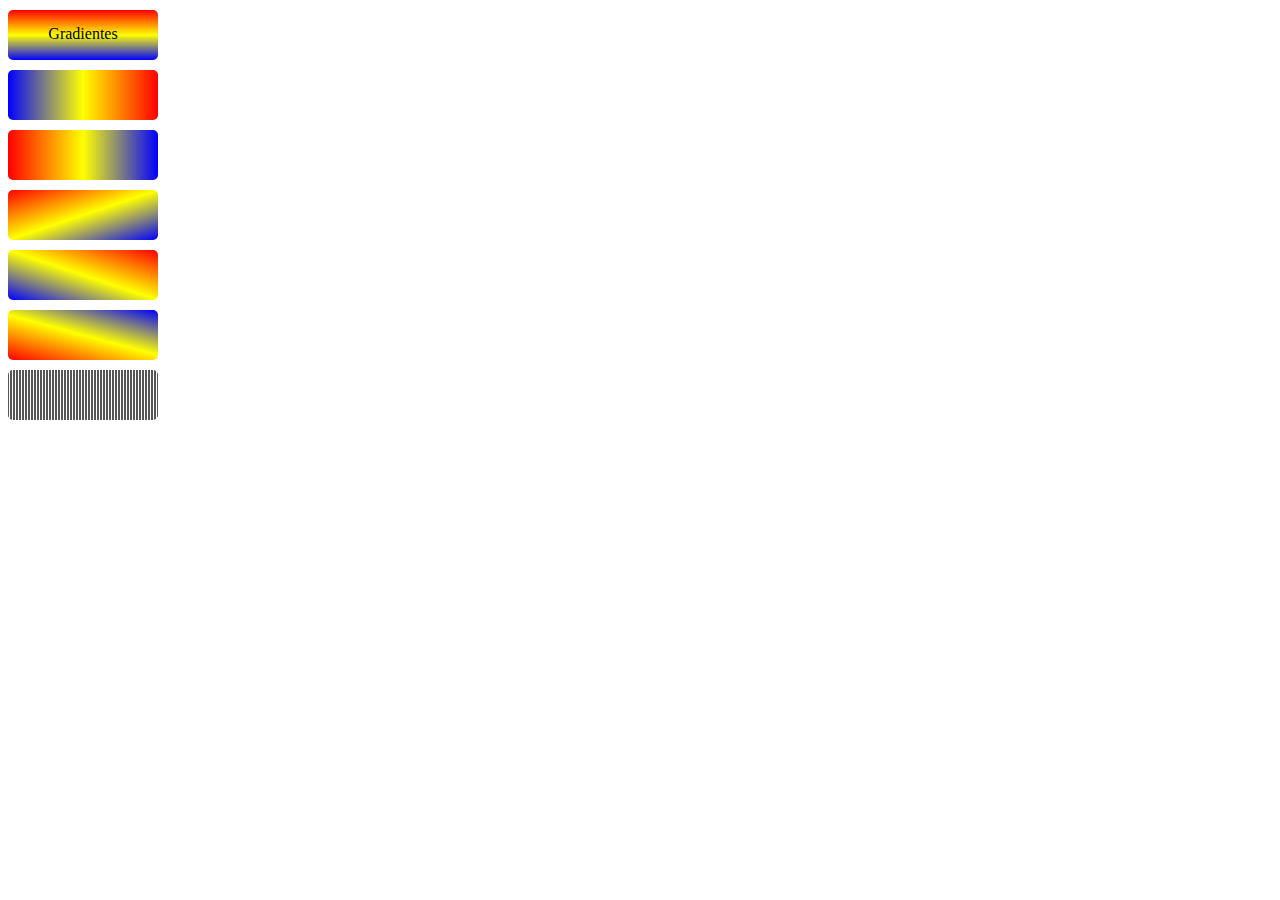
<file: gradientes/index.html>
<!DOCTYPE html>
<html lang="es">
    <head>
        <meta charset="UTF-8">
        <title>Gradientes</title>
        <link rel="stylesheet" href="css/gradientes.css">

    </head>
    <body>
        <article id="uno"><span class="texto">Gradientes</span></article>
        <article id="dos"></article>
        <article id="tres"></article>
        <article id="cuatro"></article>
        <article id="cinco"></article>
        <article id="seis"></article>
        <article id="siete"></article>
    </body>
</html>
</file>
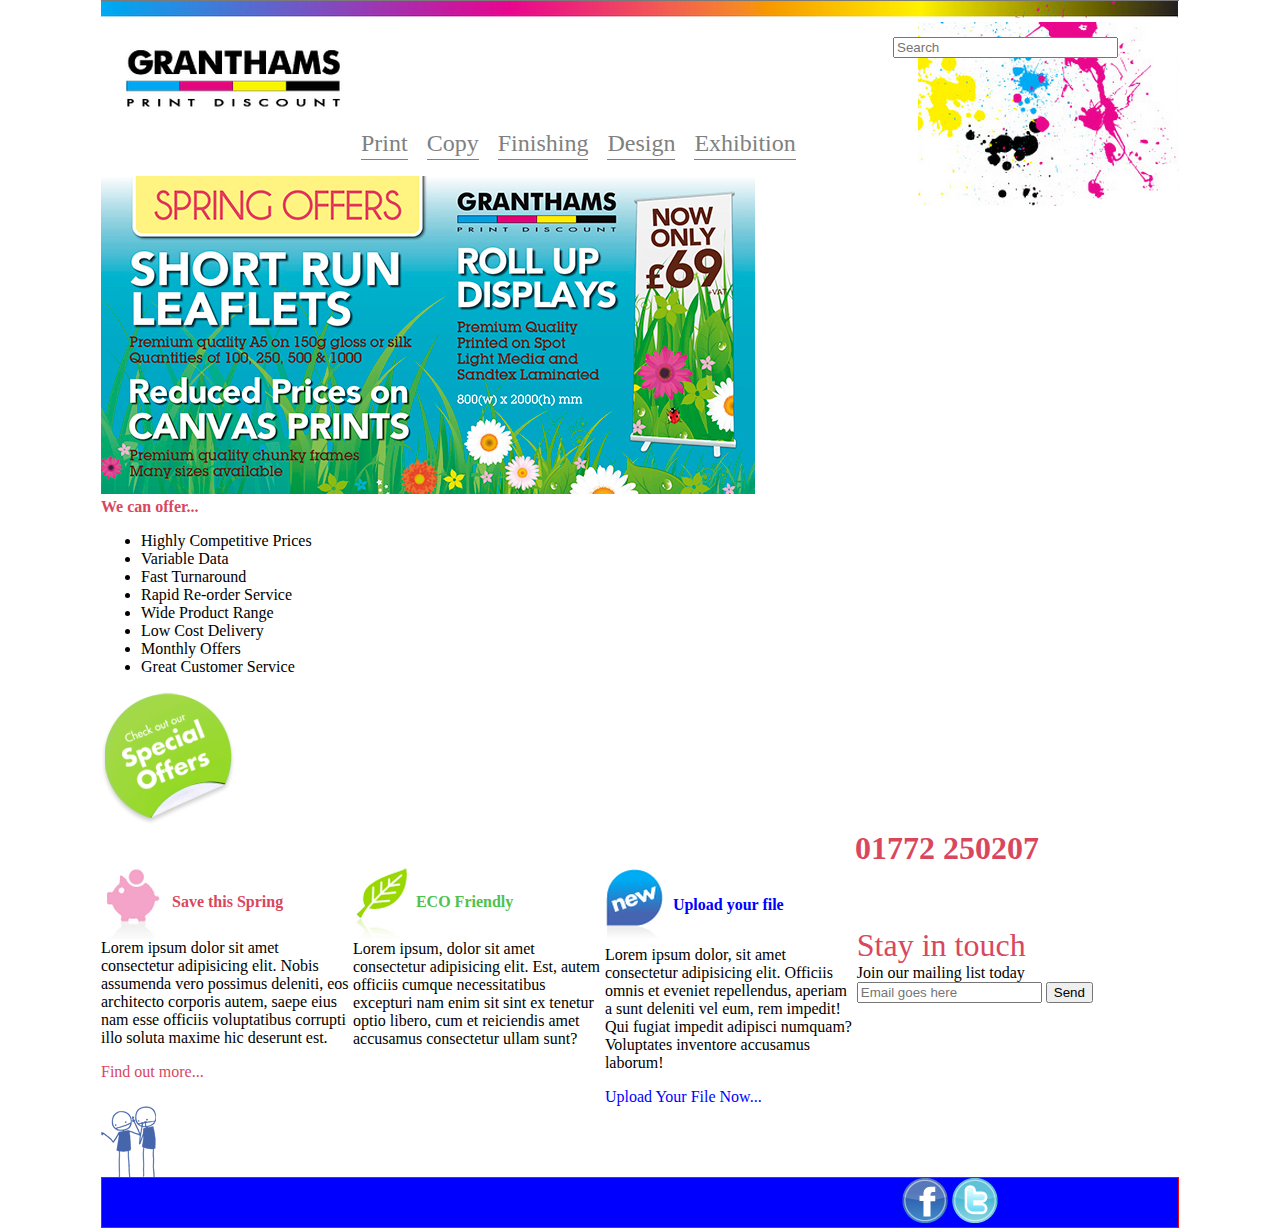
<file: practica02_css/index.html>
<!DOCTYPE html>
<html lang="es">
<head>
    <meta charset="UTF-8">
    <meta name="viewport" content="width=device-width, initial-scale=1.0">
    <title>Práctica 02 CSS</title>
    <link rel="stylesheet" href="css/estilos.css">
</head>
<body>
    <header>
        <img src="img/banner.png" alt="Linea">
        <img src="img/granthams.png" id="granthams" alt="Granthams">
        <img src="img/paint.png" id="paint" alt="Pintura">
        <input type="search" placeholder="Search" size="25">
        <nav>
            <ul>
                <li>Print</li>
                <li>Copy</li>
                <li>Finishing</li>
                <li>Design</li>
                <li>Exhibition</li>
            </ul>
        </nav>
    </header>
    <section id="primerseccion">
        <article id="sec01art01">
            <img src="img/slide.jpg" alt="Slide">
        </article>
        <article id="sec01art02">
            <span class="letragrande colorrosa nito">We can offer...</span> 
            <ul>
                <li>Highly Competitive Prices</li>
                <li>Variable Data</li>
                <li>Fast Turnaround</li>
                <li>Rapid Re-order Service</li>
                <li>Wide Product Range</li>
                <li>Low Cost Delivery</li>
                <li>Monthly Offers</li>
                <li>Great Customer Service</li>
            </ul>
        </article>
        <img src="img/bg_offer.png" id="bgoffer" alt="Ofertas">
    </section>
    <section id="segundaseccion">
        <article>
            <span class="letramediana colorrosa nito">01772 250207</span> 
        </article>
    </section>
    <section id="terceraseccion">
        <article>
            <img src="img/cerdito.png" alt="Cerdito"> <span class="colorrosa nito">Save this Spring</span> 
            <br>
            Lorem ipsum dolor sit amet consectetur adipisicing elit. Nobis assumenda vero possimus deleniti, eos architecto corporis autem, saepe eius nam esse officiis voluptatibus corrupti illo soluta maxime hic deserunt est.
            <p></p>
            <span class="colorrosa">Find out more... </span>    
        </article>    
        <article>
            <img src="img/hoja.png" alt="Hoja"> <span class="colorverde nito">ECO Friendly</span> 
            <br>
            Lorem ipsum, dolor sit amet consectetur adipisicing elit. Est, autem officiis cumque necessitatibus excepturi nam enim sit sint ex tenetur optio libero, cum et reiciendis amet accusamus consectetur ullam sunt?
        </article>
        <article>
            <img src="img/new.png" alt="New"> <span class="colorazul nito">Upload your file</span> 
            <br>
            Lorem ipsum dolor, sit amet consectetur adipisicing elit. Officiis omnis et eveniet repellendus, aperiam a sunt deleniti vel eum, rem impedit! Qui fugiat impedit adipisci numquam? Voluptates inventore accusamus laborum!
            <p></p>
            <span class="colorazul">Upload Your File Now...</span> 
        </article>
        <article id="secc03art04">
            <span class="colorrosa letramediana">Stay in touch</span> 
            <br>
            Join our mailing list today
            <input type="email" placeholder="Email goes here">
            <input type="button" value="Send">
        </article>
        <article id="secc03art05">
            <img src="img/image-right.png" id="monitos" alt="Socials">
        </article>
    </section>
    <footer>
        <img src="img/icon_facebook.png" id="redes" alt="Facebook">
        <img src="img/icon_twitter.png" id="redes" alt="Twitter">
    </footer>
</body>
</html>
</file>
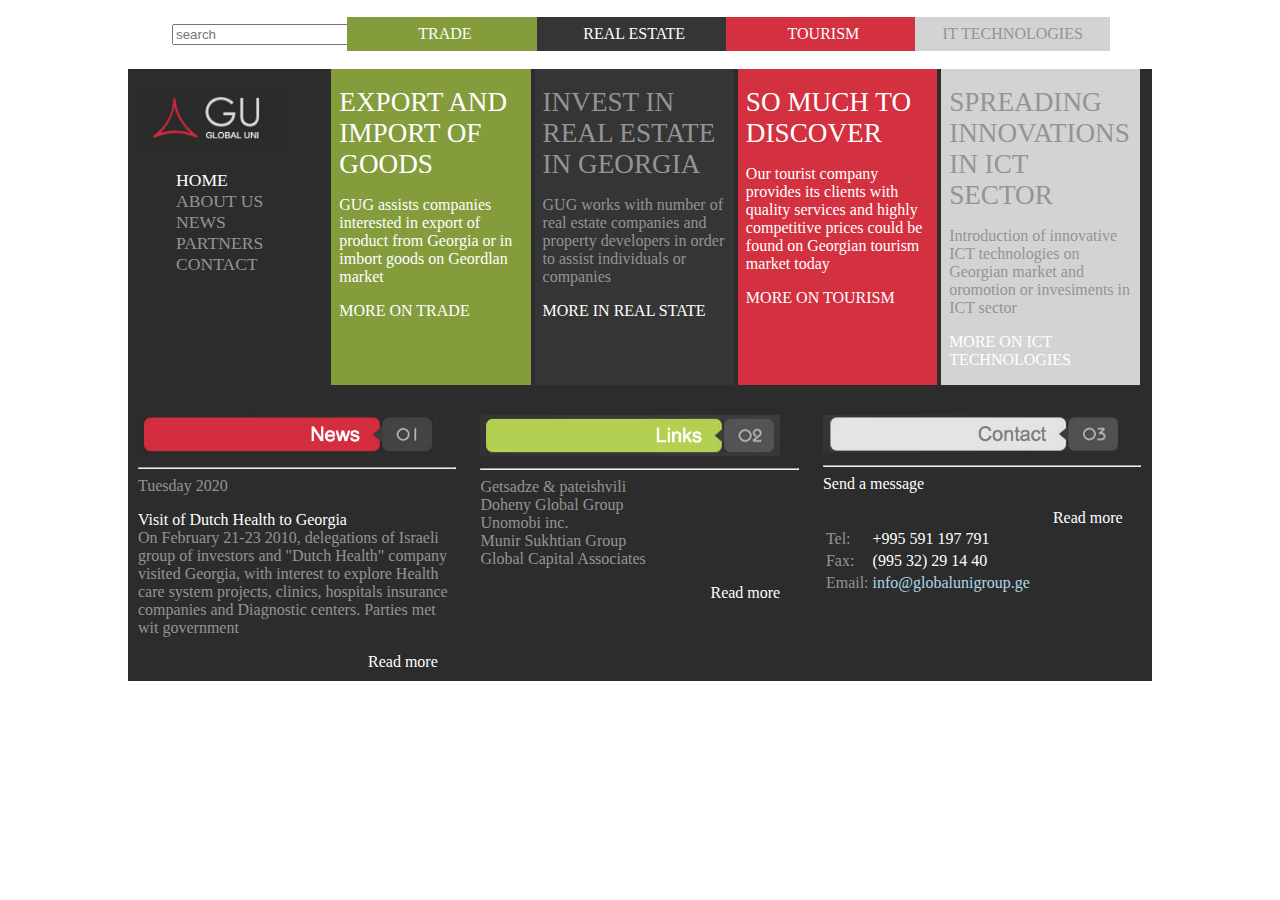
<file: practica03_css/index.html>
<!DOCTYPE html>
<html lang="es">
<head>
    <meta charset="UTF-8">
    <meta name="viewport" content="width=device-width, initial-scale=1.0">
    <title>Practica 03 CSS</title>
    <link rel="stylesheet" href="css/estilos.css">
</head>
<body>
    <header>
        <nav>
            <ul>
                <li>
                    <input type="Search" placeholder="search">
                </li>
                <li class="letra-blanca">TRADE</li>
                <li class="letra-blanca">REAL ESTATE</li>
                <li class="letra-blanca">TOURISM</li>
                <li class="letra-gris">IT TECHNOLOGIES</li>
            </ul>
        </nav>
    </header>
    <section>
        <article>
            <img src="img/gu_logo.png" alt="Logo GU">
            <ul>
                <li li class="letra-blanca tam-menu-lateral">HOME</li>
                <li class="letra-gris tam-menu-lateral">ABOUT US</li>
                <li class="letra-gris tam-menu-lateral">NEWS</li>
                <li class="letra-gris tam-menu-lateral">PARTNERS</li>
                <li class="letra-gris tam-menu-lateral">CONTACT</li>
            </ul>
        </article>
        <article>
            <span class="letra-blanca tam-tarjetas">EXPORT AND IMPORT OF GOODS</span>
            <p></p>
            <span class="letra-blanca">
            GUG assists companies interested
            in export of product from Georgia
            or in imbort goods on Geordlan market
            </span>
            <p></p>
            <span class="letra-blanca nito">MORE ON TRADE</span> 
        </article>
        <article>
            <span class="letra-gris tam-tarjetas">
                INVEST IN REAL ESTATE IN GEORGIA
            </span>
            <p></p>
            <span class="letra-gris">
            GUG works with number of real 
            estate companies and property 
            developers in order to assist 
            individuals or companies 
            </span>
            <p></p>
            <span class="letra-blanca nito">MORE IN REAL STATE</span>
        </article>
        <article>
            <span class="letra-blanca tam-tarjetas">SO MUCH TO DISCOVER</span>
            <p></p>
            <span class="letra-blanca">
            Our tourist company provides its 
            clients with quality services and 
            highly competitive prices could be 
            found on Georgian tourism market
            today
            </span>
            <p></p>
            <span class="letra-blanca nito">MORE ON TOURISM</span>
        </article>
        <article>
            <span class="letra-gris tam-tarjetas">
            SPREADING INNOVATIONS
            IN ICT SECTOR
            </span>
            <p></p>
            <span class="letra-gris">
            Introduction of innovative ICT 
            technologies on Georgian market 
            and oromotion or invesiments in
            ICT sector
            </span>
            <p></p>
            <span class="letra-blanca nito">
            MORE ON ICT 
            TECHNOLOGIES
            </span>
        </article>
    </section>
    <footer>
        <article>
            <img src="img/news_rojo.png" alt="NEWS">
            <hr>
            <span class="letra-gris">Tuesday 2020</span>
            <p></p>
            <span class="letra-blanca">
            Visit of Dutch Health to Georgia
            </span>
            <br>
            <span class="letra-gris">
            On February 21-23 2010, delegations of Israeli group of investors and "Dutch Health" company visited Georgia, with interest to explore Health care system projects, clinics,
            hospitals insurance companies and
            Diagnostic centers. Parties met wit government
            </span>
            <p></p>
            <span class="letra-blanca read-more">
            Read more
            </span>
        </article>
        <article>
            <img src="img/news_verde.png" alt="Links">
            <hr>
            <span class="letra-gris">
            Getsadze & pateishvili <br>
            Doheny Global Group <br>
            Unomobi inc. <br>
            Munir Sukhtian Group <br>
            Global Capital Associates <br>
            </span>
            <p></p>
            <span class="letra-blanca read-more">
            Read more
            </span>
        </article>
        <article>
            <img src="img/news_claro.png" alt="CONTACT">
            <hr>
            <span class="letra-blanca">
            Send a message
            </span>
            <p></p>
            <table>
                <tbody>
                    <tr>
                        <td class="letra-gris">Tel:</td>
                        <td class="letra-blanca">+995 591 197 791</td>
                    </tr>
                    <tr>
                        <td class="letra-gris">Fax:</td>
                        <td class="letra-blanca">(995 32) 29 14 40</td>
                    </tr>
                    <tr>
                        <td class="letra-gris">Email:</td>
                        <td class="letra-azul">info@globalunigroup.ge</td>
                    </tr>
                </tbody>
                <p></p>
                <span class="letra-blanca read-more">
                Read more
                </span>
            </table>
        </article>
    </footer>
</body>
<html>
</file>
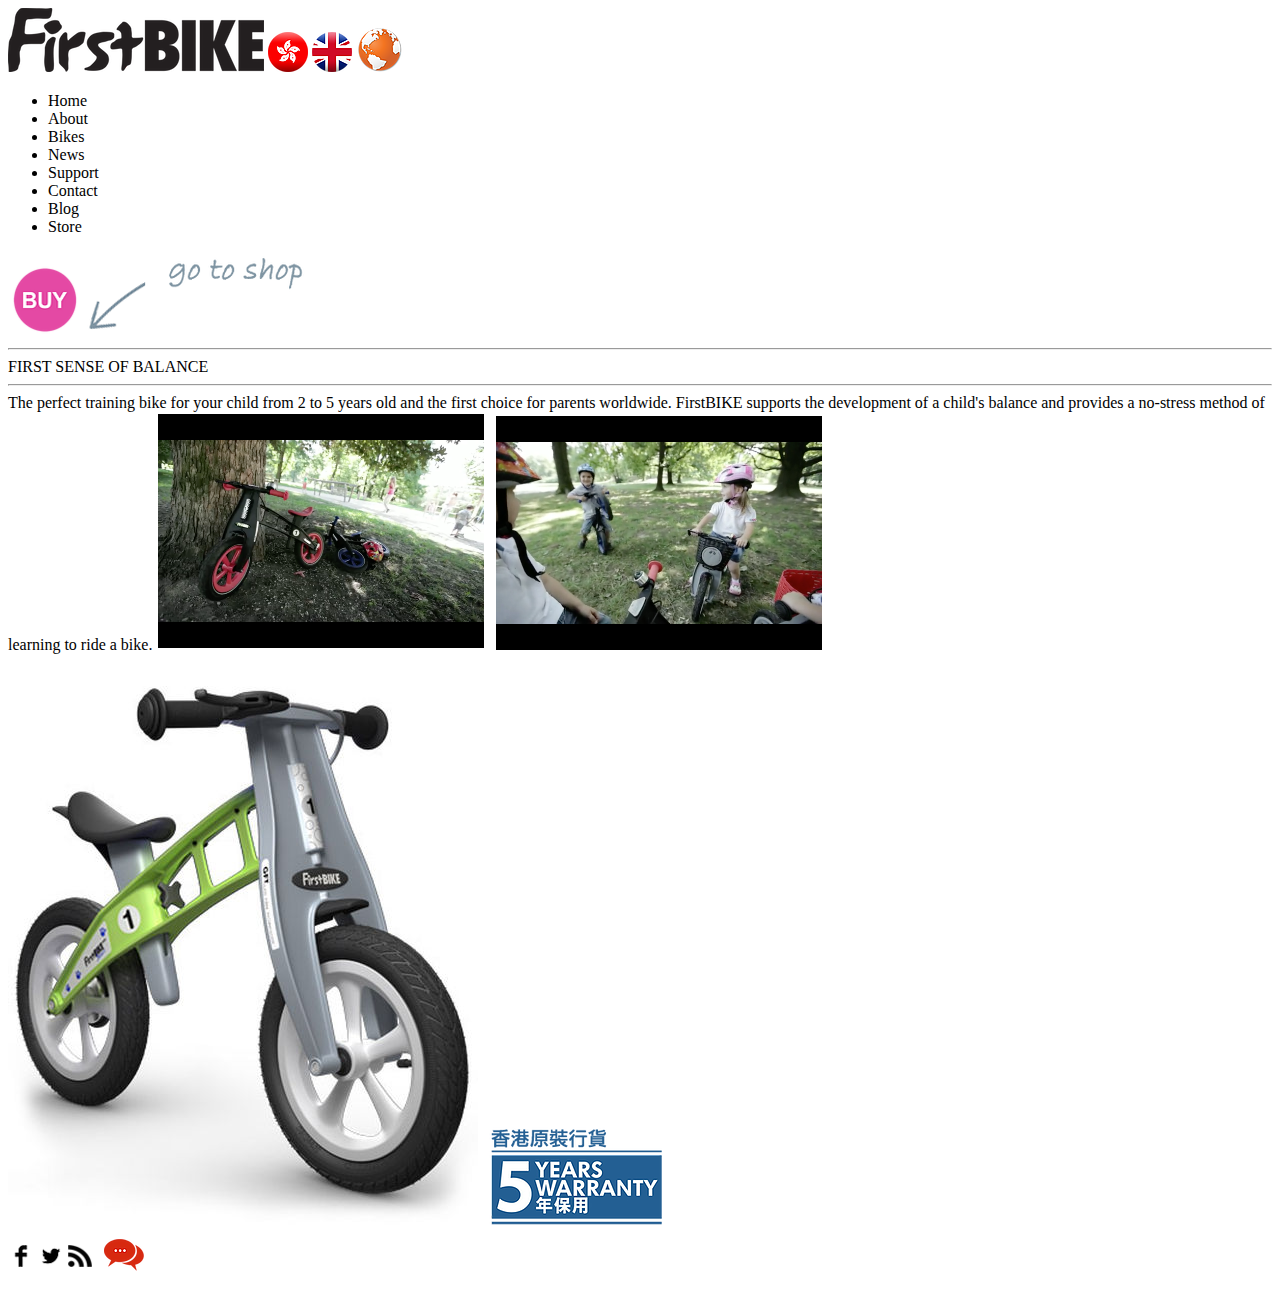
<file: practica04css/index.html>
<!DOCTYPE html>
<html lang="ES">
    <head>
    <meta charset="UTF-8">
    <meta name="viewport" content="width=device-width, initial-scale=1.0">
    <title>FisrtBike</title>
    </head>
    <body>
        <header>
            <img src="img/first_bike.png" alt="Logo">
            <img src="img/logo_rojo.png" alt="Rojo">
            <img src="img/bandera.png" alt="Bandera">
            <img src="img/mundo.png" alt="Mundo">
            <nav>
                <ul>
                    <li>Home</li>
                    <li>About</li>
                    <li>Bikes</li>
                    <li>News</li>
                    <li>Support</li>
                    <li>Contact</li>
                    <li>Blog</li>
                    <li>Store</li>
                </ul>
                <img src="img/buy.png" alt="Buy">
                <img src="img/go_to_shop.png" alt="Compre">
                <hr>
            </nav>
        </header>
        <section id="secc01">
            <article>
                <span class="letratitulo">
                    FIRST SENSE OF 
                    <span class="letraverde">BALANCE</span>
                </span>
                <hr>
                <span class="letragris"> 
                The perfect training bike for your child from 2 to 5 years old and the first choice
                for parents worldwide. FirstBIKE supports the development of a child's balance 
                and provides a no-stress method of learning to ride a bike.
                </span>

                <img src="img/video01.png" alt="Video">
                <img src="img/video02.png" alt="Video">
            </article>
        </section>
        <section id="secc02">
            <img src="img/bike.jpg" alt="Bici">
            <img src="img/5years.png" alt="Garantia">

        </section>
    </body>
    <footer>
        <img src="img/logos_footer.png" alt="Sociales">
    </footer>

</html>
</file>
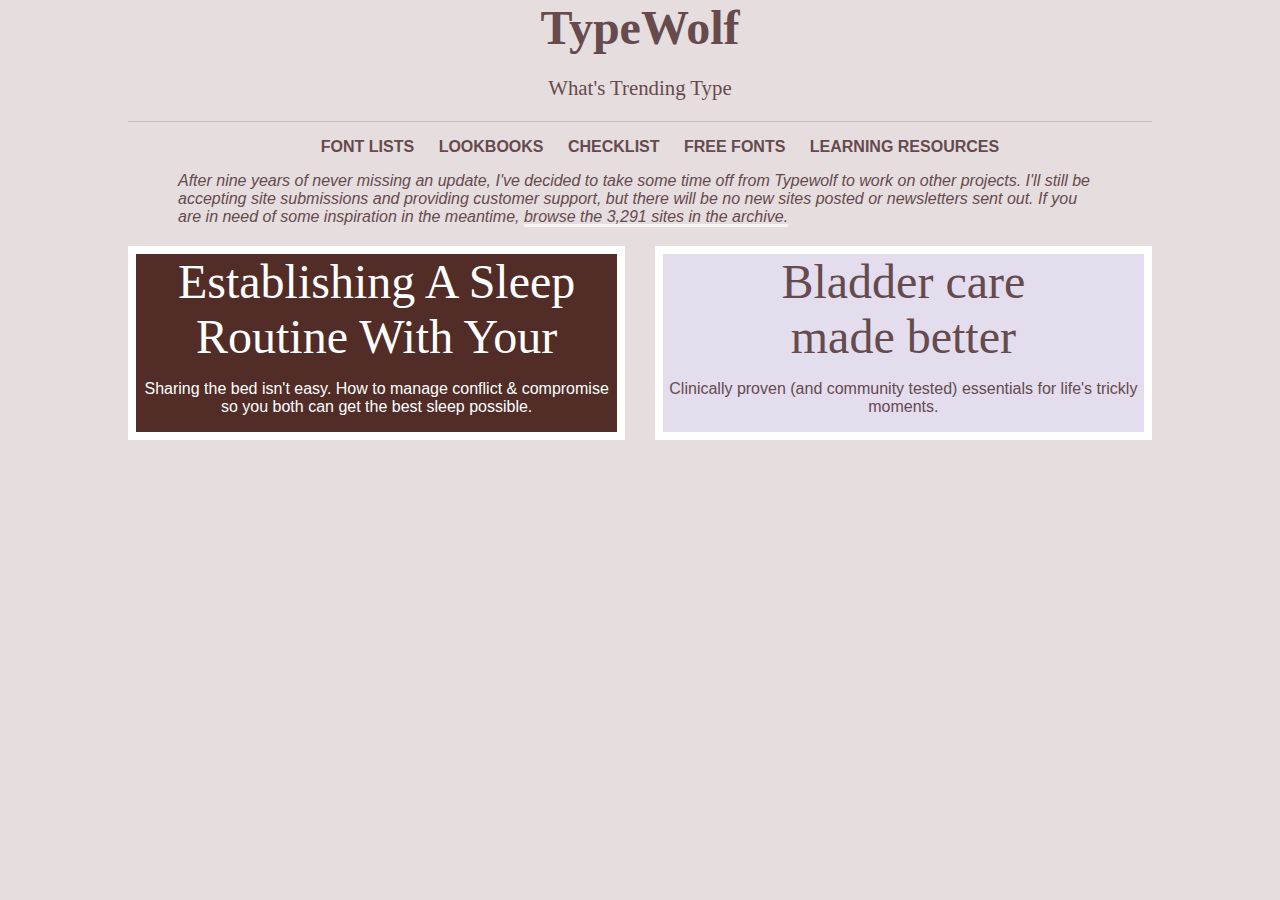
<file: practica06_/index.html>
<html lang="en">

<head>
    <meta charset="UTF-8">
    <meta name="viewport" content="width=device-width, initial-scale=1.0">
    <link rel="stylesheet" href="css/estilos.css">
    <title>Practica css 06</title>
</head>

<body>
    <header>
        <span class="letra-blanca, titulo">TypeWolf</span>
        <p class="letra-cafe, titulo">What's Trending Type</p>
    </header>
    <nav>
        <ul class="negritas">
            <li>FONT LISTS</li>
            <li>LOOKBOOKS</li>
            <li>CHECKLIST</li>
            <li>FREE FONTS</li>
            <li>LEARNING RESOURCES</li>
        </ul>
    </nav>
    <section id="section01">
        <article class="italica">
            After nine years of never missing an update, I've decided to take some time off from Typewolf to work on other projects. I'll 
            still be accepting site submissions and providing customer support, but there will be no new sites posted or newsletters sent 
            out. If you are in need of some inspiration in the meantime, <span class="subrayado">browse the 3,291 sites in the archive.</span>
        </article>
    </section>
    <section id="section02">
        <article id="sect02-Art01">
            <span class="letra-blanca, titulo">
                Establishing A Sleep
            <br>
                Routine With Your</span>
            <p>
                Sharing the bed isn't easy. How to manage conflict &
                compromise so you both can get the best sleep possible.
            </p>
        </article>
        <article id="sect02-Art02">
            <span class="letra-roja, titulo"> 
                Bladder care
            <br>
                made better</span>
            <p>
                Clinically proven (and community tested)
                essentials for life's trickly moments.
            </p>
        </article>
    </section>
</body>

</html>
</file>
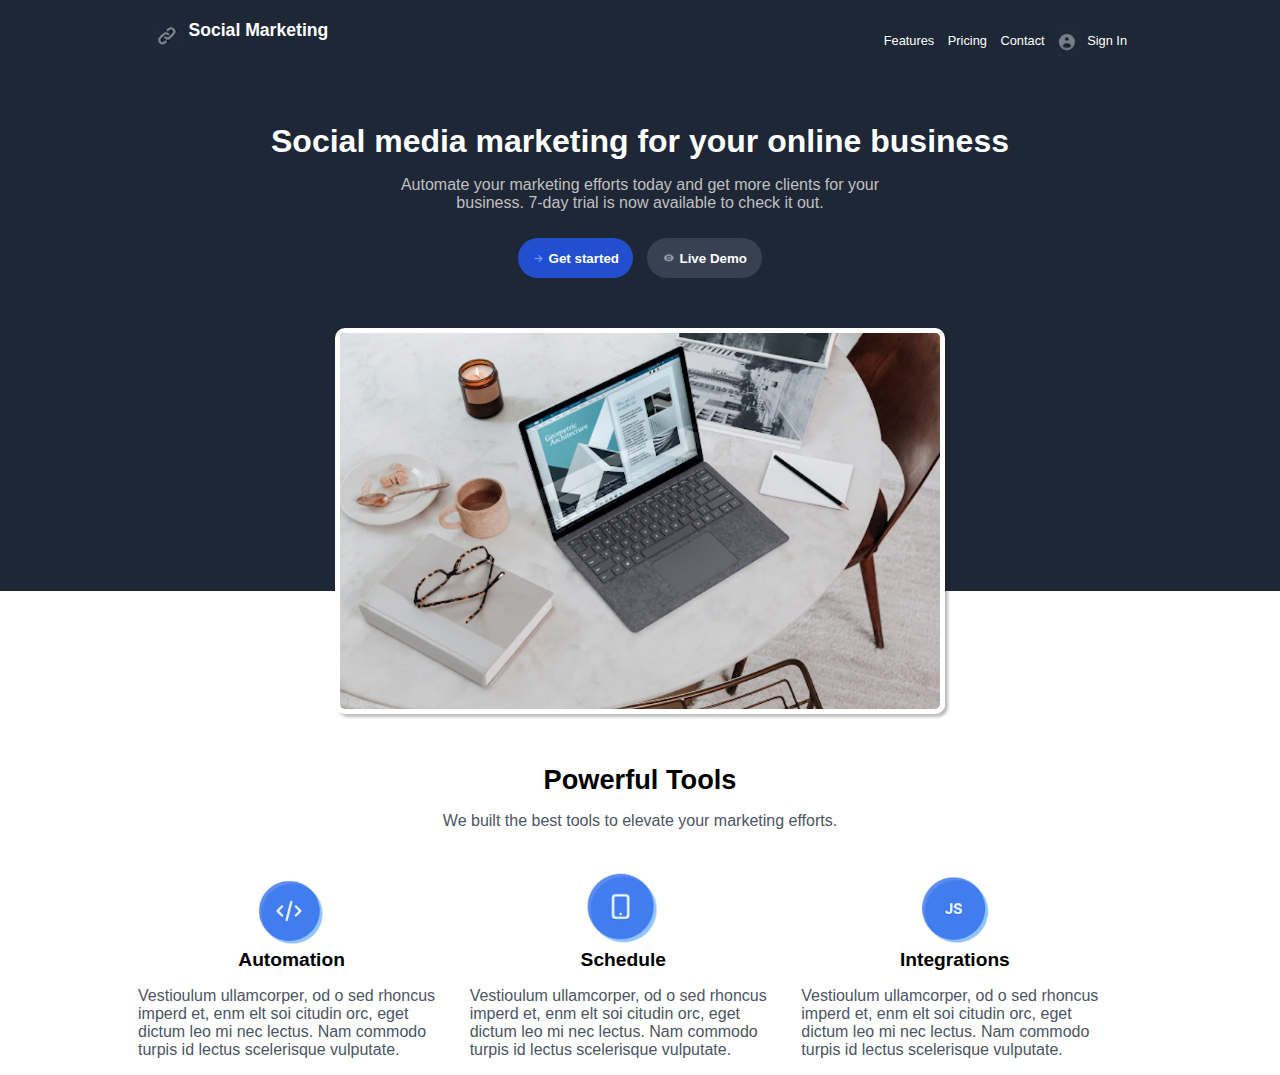
<file: practica07_/index.html>
<html lang="en">

<head>
    <meta charset="UTF-8">
    <meta name="viewport" content="width=device-width, initial-scale=1.0">
    <link rel="stylesheet" href="css/estilos.css">
    <title>Practica 07</title>
</head>

<body>
    <nav>
        <img src="img/social.png" alt="">
        <span class="negritas">Social Marketing</span>
        <ul class="menu letra-arriba">
            <li>Features</li>
            <li>Pricing</li>
            <li>Contact</li>
            <li><img src="img/signin.png" id="img-SignIn" alt="sing in">Sign In</li>
        </ul>
    </nav>
    <section id="section01">
        <article>
            <span class="negritas">Social media marketing for your online business</span>
            <p class="letra-arriba">Automate your marketing efforts today and get more clients for your
            <br>business. 7-day trial is now available to check it out.</p>
            
            <button class="boton-azul"> <img src="img/btn-azul.png">Get started</button>
            <button class="boton-gris"> <img src="img/btn-gris.png">Live Demo</button>
        </article>
        <article>
            <img src="img/desk.png" alt="Imagen escritorio de trabajo">
        </article>
    </section>
    <section id="section02">
        <article id="art-primero">
            <span class="negritas">Powerful Tools</span>
            <p class="letra-arriba">We built the best tools to elevate your marketing efforts.</p>
        </article>
        <article id="art-abajo" class="letra-abajo">
            <article>
                <img src="img/automation.png" alt="automatización">
                <br>
                <span class="muy-negritas">Automation</span>
                <p>Vestioulum ullamcorper, od o sed rhoncus
                    imperd et, enm elt soi citudin orc, eget
                    dictum leo mi nec lectus. Nam commodo
                    turpis id lectus scelerisque vulputate.</p>
            </article>
            <article>
                <img src="img/schedule.png" alt="horario">
                <br>
                <span class="muy-negritas">Schedule</span>
                <p>Vestioulum ullamcorper, od o sed rhoncus
                    imperd et, enm elt soi citudin orc, eget
                    dictum leo mi nec lectus. Nam commodo
                    turpis id lectus scelerisque vulputate.</p>
            </article>
            <article>
                <img src="img/integrations.png" alt="integracion">
                <br>
                <span class="muy-negritas">Integrations</span>
                <p>Vestioulum ullamcorper, od o sed rhoncus
                    imperd et, enm elt soi citudin orc, eget
                    dictum leo mi nec lectus. Nam commodo
                    turpis id lectus scelerisque vulputate.</p>
            </article>
        </article>
    </section>
</body>

</html>
</file>
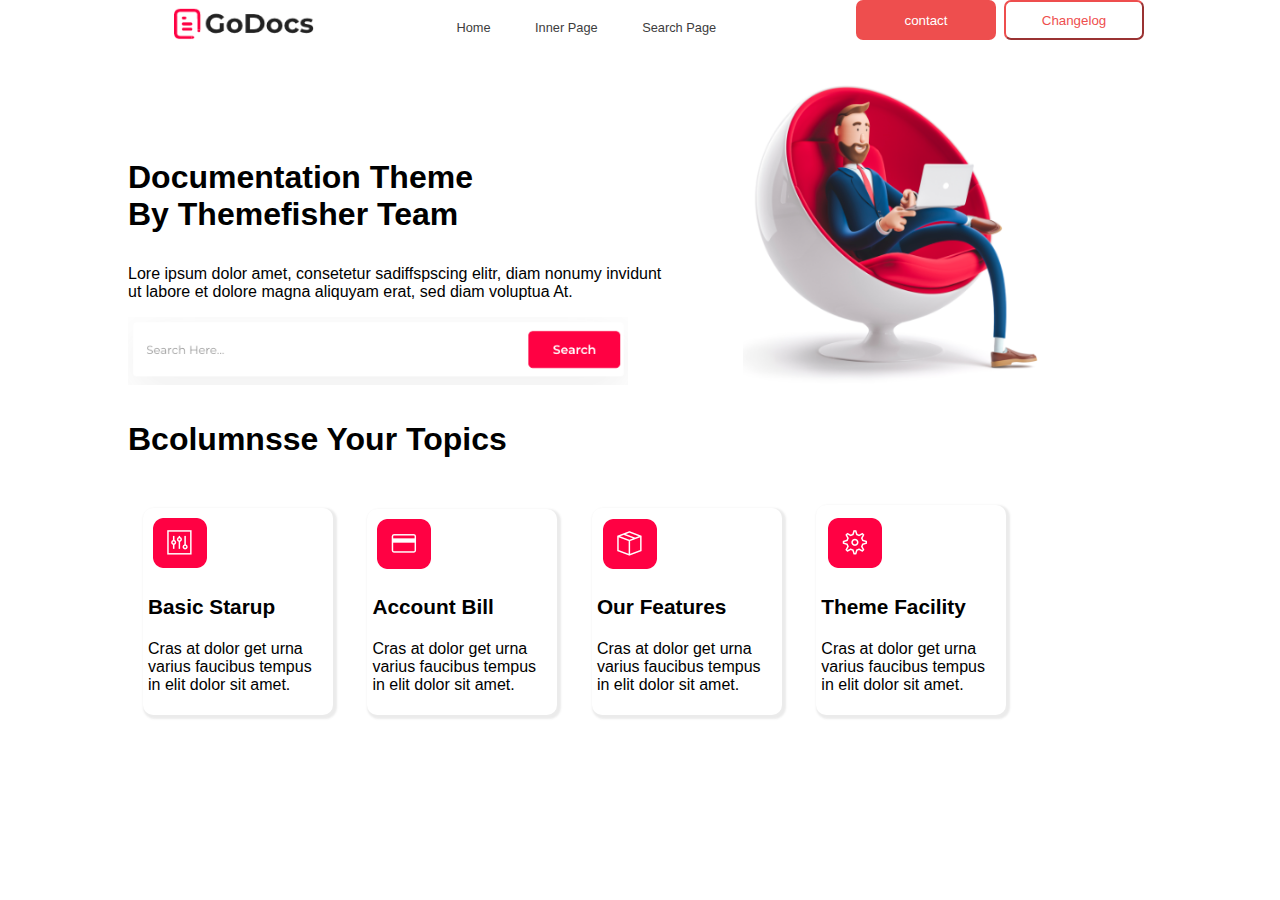
<file: practica10_examen/index.html>
<html lang="en">

<head>
    <meta charset="UTF-8">
    <meta name="viewport" content="width=device-width, initial-scale=1.0">
    <link rel="stylesheet" href="css/estilos.css">
    <title>Practica Examen</title>
</head>

<body>
    <nav>
        
        <ul>
            <img src="img/godocs.png" alt="Go Docs Logo">
            <li>Home</li>
            <li>Inner Page</li>
            <li>Search Page</li>

            <button id="btn-log">Changelog</button>
        <button id="btn-contact">contact</button>
        </ul>
        
    </nav>

    <section id="secc01">
        <article id="art01-secc01">
            <p class="titulo">
                Documentation Theme <br>
                By Themefisher Team
            </p>
            <p>
                Lore ipsum dolor amet, consetetur sadiffspscing elitr, diam nonumy invidunt <br>
                ut labore et dolore magna aliquyam erat, sed diam voluptua At.
            </p>
            <img src="img/search.png" alt="busqueda">
        </article>
        <article id="art02-secc01">
            <img src="img/work.png">
        </article>
    </section>
    <section id="secc02">
        <p class="titulo">Bcolumnsse Your Topics</p>
        <article id="art01-secc02">
            <img src="img/basic.png">
            <p class="subtitulo">Basic Starup</p>
            <p>
                Cras at dolor get urna 
                varius faucibus tempus in 
                elit dolor sit amet.
            </p>
        </article>
        <article id="art02-secc02">
            <img src="img/account.png">
            <p class="subtitulo">Account Bill</p>
            <p>
                Cras at dolor get urna 
                varius faucibus tempus in 
                elit dolor sit amet.
            </p>
        </article>
        <article id="art03-secc02">
            <img src="img/features.png">
            <p class="subtitulo">Our Features</p>
            <p>
                Cras at dolor get urna 
                varius faucibus tempus in 
                elit dolor sit amet.
            </p>
        </article>
        <article id="art04-secc02">
            <img src="img/facility.png">
            <p class="subtitulo">Theme Facility</p>
            <p>
                Cras at dolor get urna 
                varius faucibus tempus in 
                elit dolor sit amet.
            </p>
        </article>
    </section>
</body>

</html>
</file>
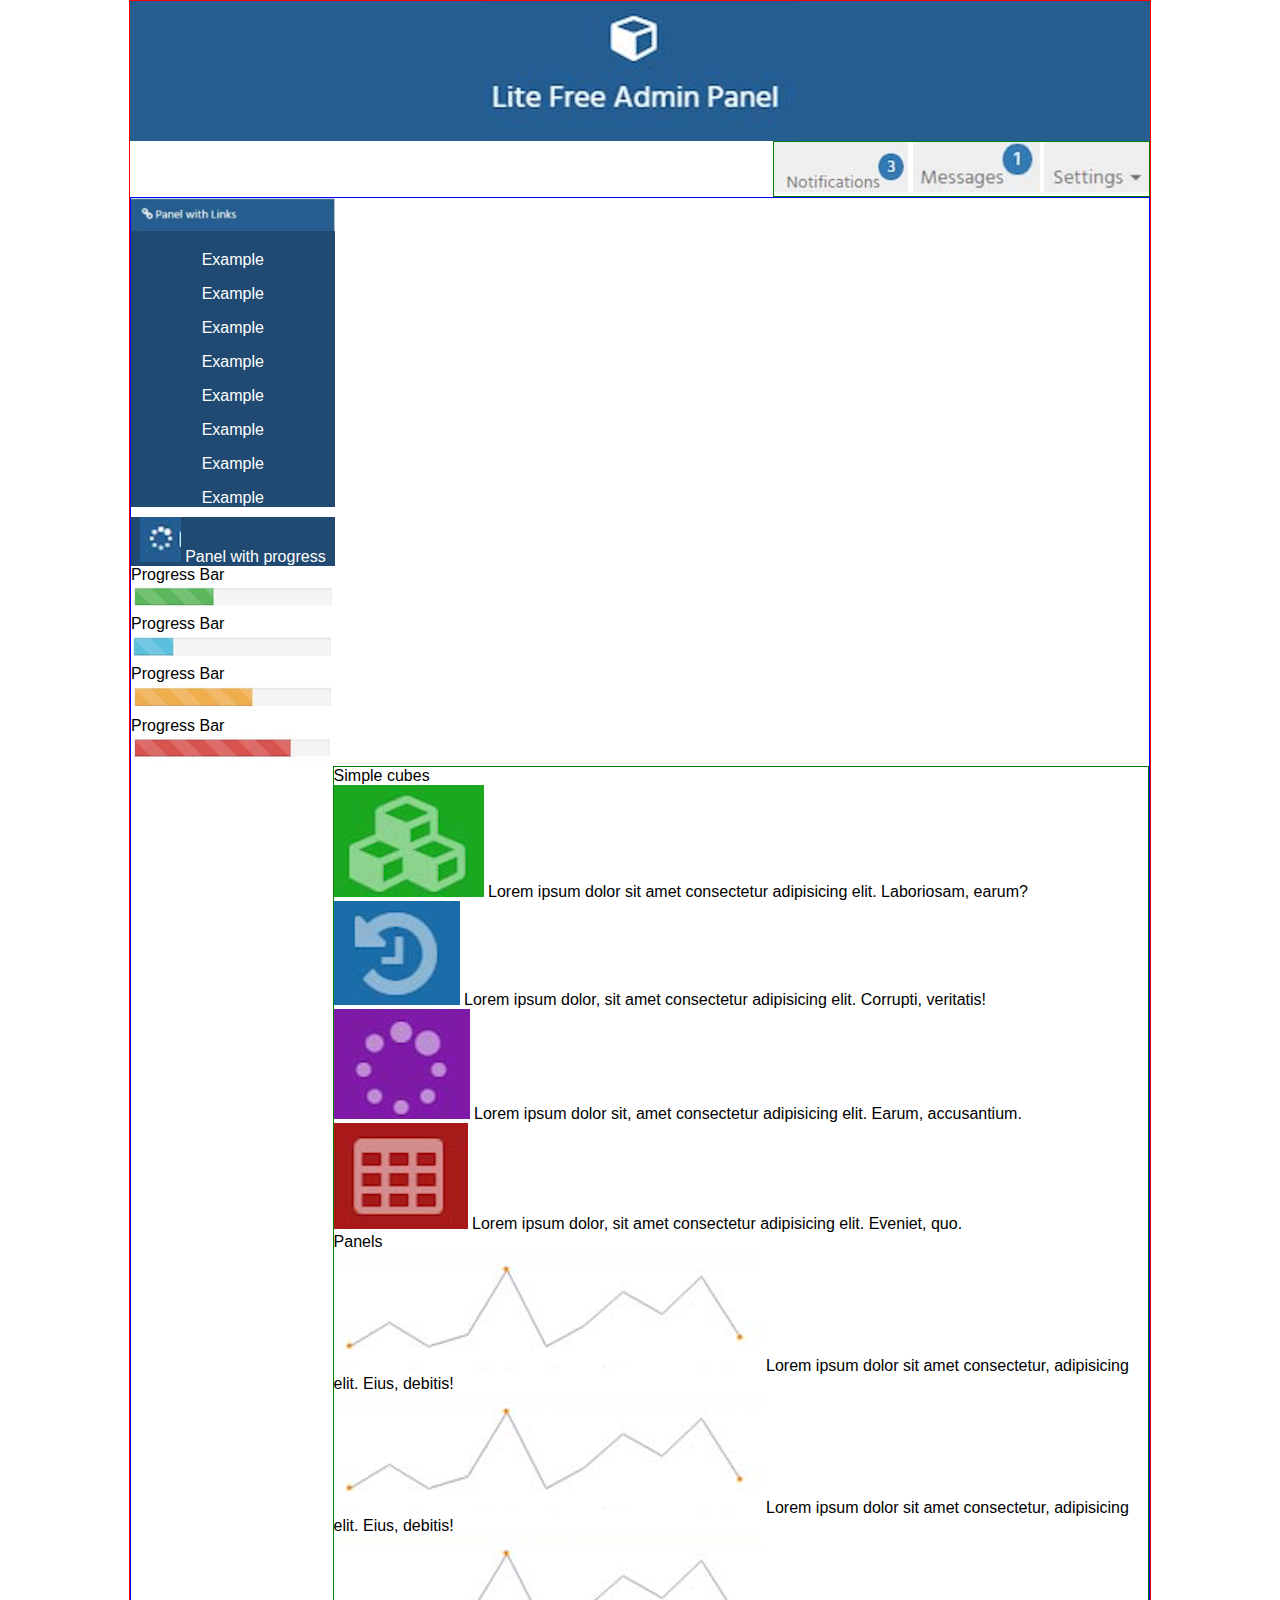
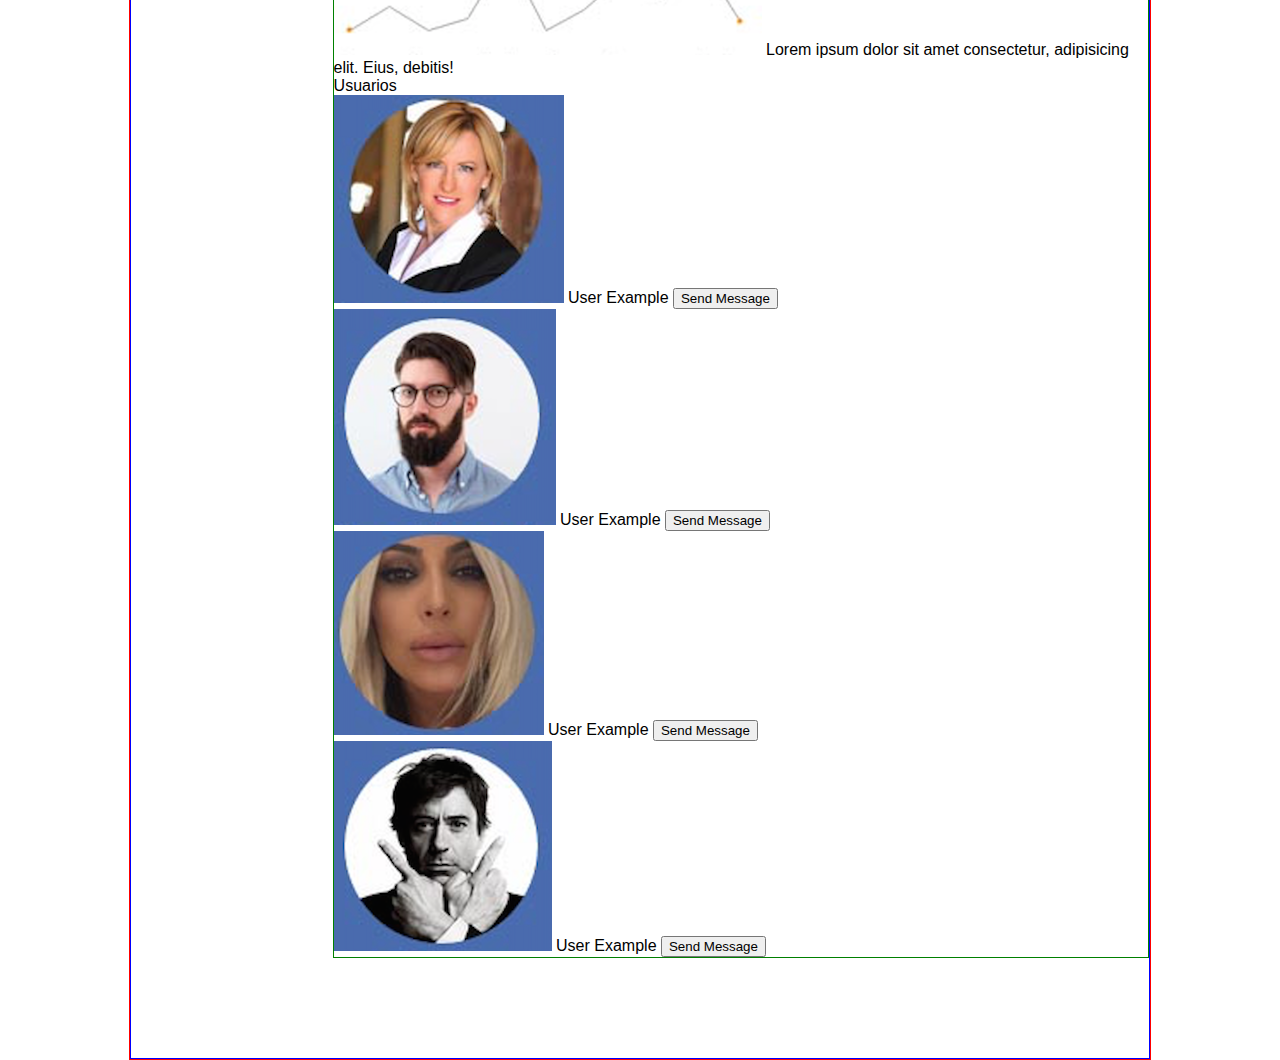
<file: practicacss05/index.html>
<!DOCTYPE html>
<html lang="es">

<head>
    <meta charset="UTF-8">
    <meta name="viewport" content="width=device-width, initial-scale=1.0">
    <link rel="stylesheet" href="css/estilos.css">
    <title>Practica 05</title>
</head>

<body>
    <header>
        <img src="img/logo.png" alt="">
    </header>
    <nav>
        <img src="img/notificaciones.png" alt="">
        <img src="img/mensajes.png" alt="">
        <img src="img/ajustes.png" alt="">
    </nav>
    <main>
        <aside id="aside-Lateral">
            <section id="section-PanelLinks">
                <article>
                    <img src="img/panel.PNG" alt="">
                    <p></p>
                    Example
                    <p></p>
                    Example
                    <p></p>
                    Example
                    <p></p>
                    Example
                    <p></p>
                    Example
                    <p></p>
                    Example
                    <p></p>
                    Example
                    <p></p>
                    Example
                </article>
            </section>
            <section id="section-PanelProgress">
                <article id="art-LogoProgress">
                    <img src="img/logoprogress.png" id="img-LogoProgress" alt="">
                    <span id="span-PanelProgress">Panel with progress</span>
                </article>
                <article id="art-ProgressBar">
                    Progress Bar
                    <img src="img/barra01.png" alt="">
                    Progress Bar
                    <img src="img/barra02.png" alt="">
                    Progress Bar
                    <img src="img/barra03.png" alt="">
                    Progress Bar
                    <img src="img/barra04.png" alt="">
                </article>
            </section>
        </aside>
        <aside id="aside-Principal">

            <section id="section-Cubos">
                Simple cubes
                <article>
                    <img src="img/cubo1.png" alt="">
                    Lorem ipsum dolor sit amet consectetur adipisicing elit. Laboriosam, earum?
                </article>
                <article>
                    <img src="img/cubo02.png" alt="">
                    Lorem ipsum dolor, sit amet consectetur adipisicing elit. Corrupti, veritatis!
                </article>
                <article>
                    <img src="img/cubo03.png" alt="">
                    Lorem ipsum dolor sit, amet consectetur adipisicing elit. Earum, accusantium.
                </article>
                <article>
                    <img src="img/cubo04.png" alt="">
                    Lorem ipsum dolor, sit amet consectetur adipisicing elit. Eveniet, quo.
                </article>
            </section>
            <section>
                Panels
                <article>
                    <img src="img/grafico.png" alt="">
                    Lorem ipsum dolor sit amet consectetur, adipisicing elit. Eius, debitis!
                </article>
                <article>
                    <img src="img/grafico.png" alt="">
                    Lorem ipsum dolor sit amet consectetur, adipisicing elit. Eius, debitis!
                </article>
                <article>
                    <img src="img/grafico.png" alt="">
                    Lorem ipsum dolor sit amet consectetur, adipisicing elit. Eius, debitis!
                </article>
            </section>
            <section>
                Usuarios
                <article>
                    <img src="img/usuario01.png" alt="">
                    User Example
                    <button>Send Message</button>
                </article>
                <article>
                    <img src="img/usuario02.png" alt="">
                    User Example
                    <button>Send Message</button>
                </article>
                <article>
                    <img src="img/usuario03.png" alt="">
                    User Example
                    <button>Send Message</button>
                </article>
                <article>
                    <img src="img/usuario04.png" alt="">
                    User Example
                    <button>Send Message</button>
                </article>
            </section>
        </aside>
    </main>
</body>

</html>
</file>
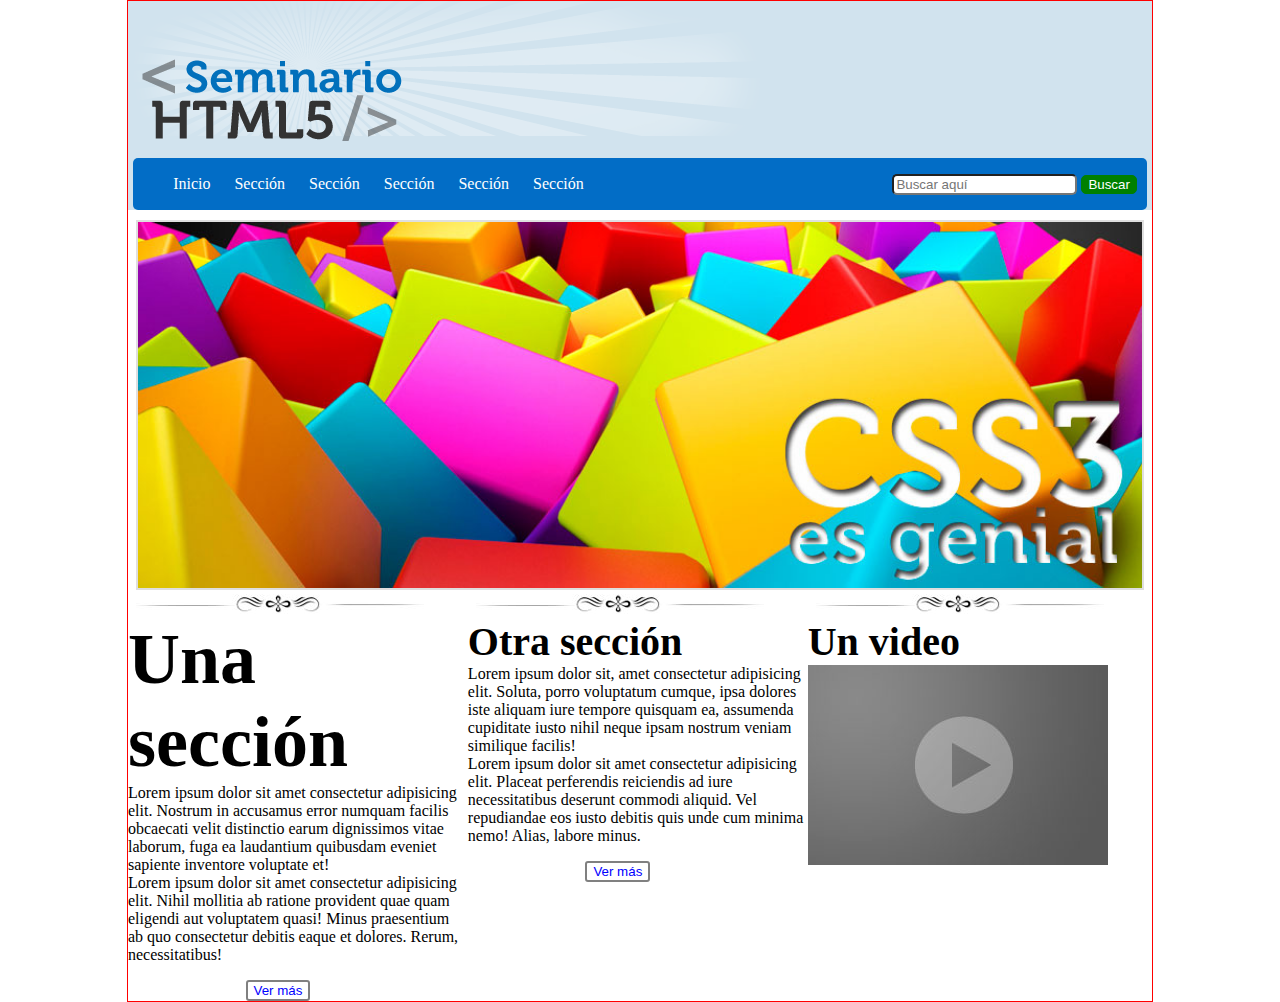
<file: practica01css/index 1.html>
<!DOCTYPE html>
<html lang="es">
<head>
    <meta charset="UTF-8">
    <meta name="viewport" content="width=device-width, initial-scale=1.0">
    <title>Práctica CSS 01</title>
    <link rel="stylesheet" href="css/estilos.css">
</head>
<body>
    <header>
        <img src="img/resplandor.png" alt="fondo">
        <img src="img/logo.png" alt="logo" id="logo">
        <nav>
            <ul>
                <li>Inicio</li>
                <li>Sección</li>
                <li>Sección</li>
                <li>Sección</li>
                <li>Sección</li>
                <li>Sección</li>
            </ul>
            <form action="">
                <input type="text" placeholder="Buscar aquí">
                <input type="submit" value="Buscar">
            </form>
        </nav>
    </header>
    <section id="seccion01">
        <article>
            <img src="img/slide2.jpg" alt="Slide">
        </article>
    </section>
    <section id="seccion02">
        <article>
            <img src="img/separador.jpg" alt="Separador"> 
            <br>
            <span class="unaSeccion nito">Una sección</span> 
            <br>
            Lorem ipsum dolor sit amet consectetur adipisicing elit. Nostrum in accusamus error numquam facilis obcaecati velit distinctio earum dignissimos vitae laborum, fuga ea laudantium quibusdam eveniet sapiente inventore voluptate et!
            <br>
            Lorem ipsum dolor sit amet consectetur adipisicing elit. Nihil mollitia ab ratione provident quae quam eligendi aut voluptatem quasi! Minus praesentium ab quo consectetur debitis eaque et dolores. Rerum, necessitatibus!
            <p></p>
            <input type="submit" value="Ver más">
        </article>
        <article>
            <img src="img/separador.jpg" alt="separador">
            <br>
                <span class="otraSeccion nito">Otra sección</span>
            <br>
            Lorem ipsum dolor sit, amet consectetur adipisicing elit. Soluta, porro voluptatum cumque, ipsa dolores iste aliquam iure tempore quisquam ea, assumenda cupiditate iusto nihil neque ipsam nostrum veniam similique facilis!
            <br>
            Lorem ipsum dolor sit amet consectetur adipisicing elit. Placeat perferendis reiciendis ad iure necessitatibus deserunt commodi aliquid. Vel repudiandae eos iusto debitis quis unde cum minima nemo! Alias, labore minus.
            <p></p>
            <input type="submit" value="Ver más">
        </article>
        <article>
            <img src="img/separador.jpg" alt="Separador">
            <br>
            <span class="otraSeccion nito">Un video</span> 
            <br>
            <img src="img/video.jpg" alt="Video">       
        </article>
    </section>
</body>
</html>
</file>
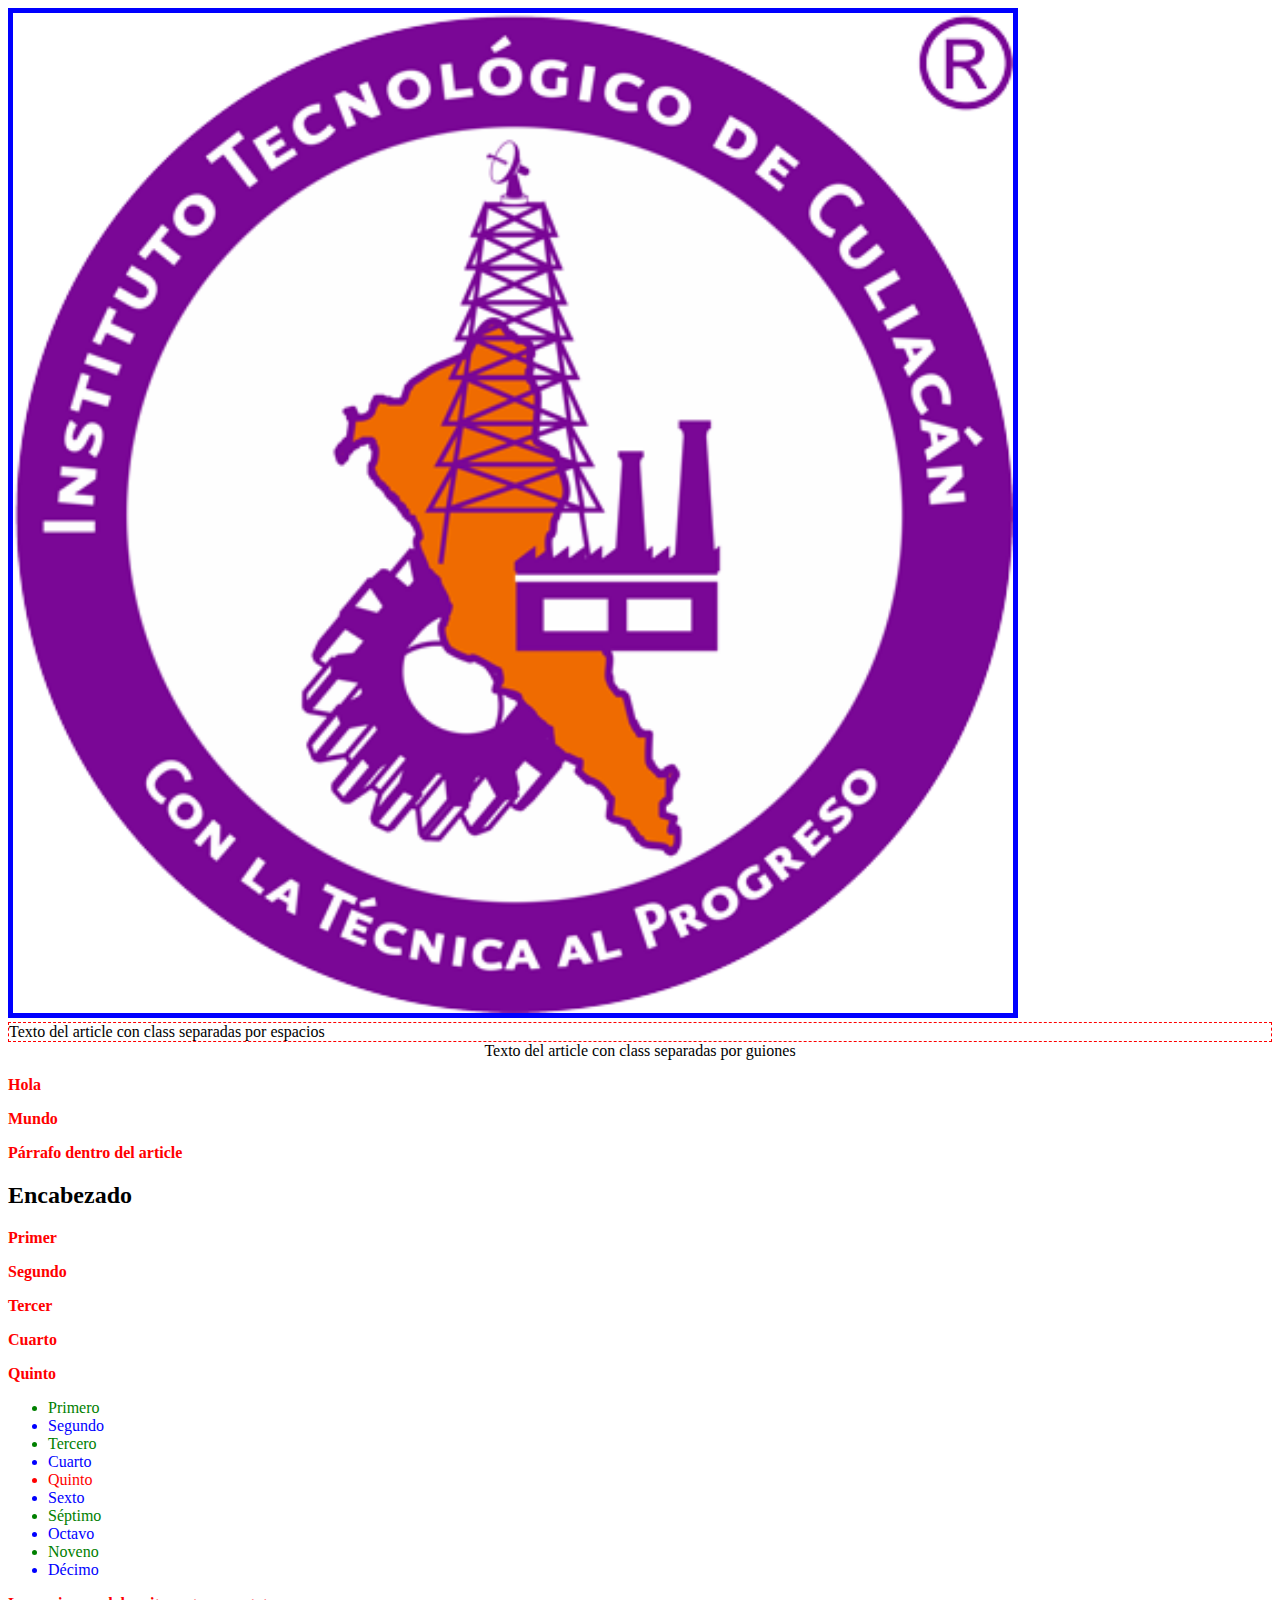
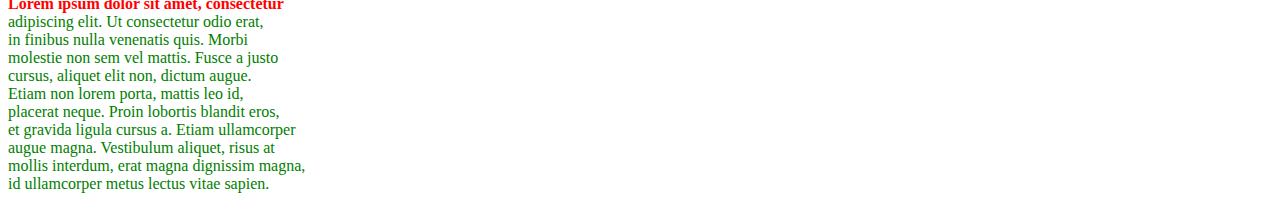
<file: selectores avanzados/selectoresavanzados.html>
<!DOCTYPE html>
<html lang="es">
<head>
    <meta charset="UTF-8">
    <title>Selectores avanzados CSS3</title>
    <link rel="stylesheet" href="css/selectoresavanzados.css">
</head>
<body>
    <img src="img/LOGO_TEC.png" alt="Logo ITC">
    <article class="ingles archivo resaltado">
        Texto del article con class separadas por espacios
    </article>
    <article class="ingles-archivo-resaltado">
        Texto del article con class separadas por guiones
    </article>
    <p></p>
    <div>
        <p>Hola</p>
        <p>Mundo</p>
        <article>
            <p>Párrafo dentro del article</p>
        </article>
    </div>
    <h2>Encabezado</h2>
    <p>Primer</p>
    <p>Segundo</p>
    <p>Tercer</p>
    <p>Cuarto</p>
    <p>Quinto</p>

    <section id="Resumen"></section>
    <section id="Experimento"></section>
    <section id="Pruebas"></section>
    <section id="Resultados"></section>
    <section id="Conclusiones"></section>
    <section id="Referencias"></section>

    <ul>
        <li>Primero</li>
        <li>Segundo</li>
        <li>Tercero</li>
        <li>Cuarto</li>
        <li>Quinto</li>
        <li>Sexto</li>
        <li>Séptimo</li>
        <li>Octavo</li>
        <li>Noveno</li>
        <li>Décimo</li>
    </ul>

    <p>
        Lorem ipsum dolor sit amet, consectetur <br>
        adipiscing elit. Ut consectetur odio erat, <br>
        in finibus nulla venenatis quis. Morbi <br>
        molestie non sem vel mattis. Fusce a justo <br>
        cursus, aliquet elit non, dictum augue. <br>
        Etiam non lorem porta, mattis leo id, <br>
        placerat neque. Proin lobortis blandit eros, <br>
        et gravida ligula cursus a. Etiam ullamcorper<br>
        augue magna. Vestibulum aliquet, risus at<br>
        mollis interdum, erat magna dignissim magna, <br>
        id ullamcorper metus lectus vitae sapien.<br>
    </p>
</body>
</html>
</file>
<file: gradientes/css/gradientes.css>
article{
    border-radius: 5px;
    height: 50px;
    margin-top: 10px;
    text-align: center;
    width: 150px;
}
#uno{
    /* Si no soporta gradientes */
    background-color: red;
    /* prefijos para cada navegador */
    /*Opera*/
    background: -o-linear-gradient(rgba(255,0,0,1),rgba(255,255,0,1),blue);
    /*Safari*/
    background: -webkit-linear-gradient(rgba(255,0,0,1),rgba(255,255,0,1),blue);
    /*Firefox*/
    background: -moz-linear-gradient(rgba(255,0,0,1),rgba(255,255,0,1),blue);
    /*Microsoft Edge*/
    background: -ms-linear-gradient(rgba(255,0,0,1),rgba(255,255,0,1),blue);
    /*Todos*/
    background: linear-gradient(rgba(255,0,0,1),rgba(255,255,0,1),blue);
}
#dos{
    /* Si no soporta gradientes */
    background-color: red;
    /* prefijos para cada navegador */
    /*Opera*/
    background: -o-linear-gradient(to left, red, yellow,blue);
    /*Safari*/
    background: -webkit-linear-gradient(to left, red, yellow,blue);
    /*Firefox*/
    background: -moz-linear-gradient(to left, red, yellow,blue);
    /*Microsoft Edge*/
    background: -ms-linear-gradient(to left, red, yellow,blue);
    /*Todos*/
    background: linear-gradient(to left, red, yellow,blue);
}
#tres{
    /* Si no soporta gradientes */
    background-color: red;
    /* prefijos para cada navegador */
    /*Opera*/
    background: -o-linear-gradient(to right, red, yellow,blue);
    /*Safari*/
    background: -webkit-linear-gradient(to right, red, yellow,blue);
    /*Firefox*/
    background: -moz-linear-gradient(to right, red, yellow,blue);
    /*Microsoft Edge*/
    background: -ms-linear-gradient(to right, red, yellow,blue);
    /*Todos*/
    background: linear-gradient(to right, red, yellow,blue);
}
#cuatro{
   /* Si no soporta gradientes */
   background-color: red;
   /* prefijos para cada navegador */
   /*Opera*/
   background: -o-linear-gradient(to right bottom, red, yellow,blue);
   /*Safari*/
   background: -webkit-linear-gradient(to right bottom, red, yellow,blue);
   /*Firefox*/
   background: -moz-linear-gradient(to right bottom, red, yellow,blue);
   /*Microsoft Edge*/
   background: -ms-linear-gradient(to right bottom, red, yellow,blue);
   /*Todos*/
   background: linear-gradient(to right bottom, red, yellow,blue);
}
#cinco{
    /* Si no soporta gradientes */
    background-color: red;
    /* prefijos para cada navegador */
    /*Opera*/
    background: -o-linear-gradient(to left bottom, red, yellow,blue);
    /*Safari*/
    background: -webkit-linear-gradient(to left bottom, red, yellow,blue);
    /*Firefox*/
    background: -moz-linear-gradient(to left bottom, red, yellow,blue);
    /*Microsoft Edge*/
    background: -ms-linear-gradient(to left bottom, red, yellow,blue);
    /*Todos*/
    background: linear-gradient(to left bottom, red, yellow,blue);
 }
 #seis{
    /* Si no soporta gradientes */
    background-color: red;
    /* prefijos para cada navegador */
    /*Opera*/
    background: -o-linear-gradient(15deg, red, yellow,blue);
    /*Safari*/
    background: -webkit-linear-gradient(15deg, red, yellow,blue);
    /*Firefox*/
    background: -moz-linear-gradient(15deg, red, yellow,blue);
    /*Microsoft Edge*/
    background: -ms-linear-gradient(15deg, red, yellow,blue);
    /*Todos*/
    background: linear-gradient(15deg, red, yellow,blue);
 }
 #siete{
    /* Si no soporta gradientes */
    background-color: red;
    /* prefijos para cada navegador */
    /*Opera*/
    background: -o-repeating-linear-gradient(90deg, black,white,black 2%);
    /*Safari*/
    background: -webkit-repeating-linear-gradient(90deg, black,white,black 2%);
    /*Firefox*/
    background: -moz-repeating-linear-gradient(90deg, black,white,black 2%);
    /*Microsoft Edge*/
    background: -ms-repeating-linear-gradient(90deg, black,white,black 2%);
    /*Todos*/
    background: repeating-linear-gradient(90deg, black,white,black 2%);
 }
.texto{
    position: relative;
    top: 15px;
}
</file>
<file: practica02_css/css/estilos.css>
body{
    font-size: 16px; /* 1em */
    margin: 0px auto;
    max-width: 1078px;
    min-width: 1078px;
}
header input{
    float: right;
    margin-right: -200px;
    margin-top: 15px;
    position: relative;
}
header nav{
    /* border: 1px solid red; */ 
    margin-left: 220px;
    /* text-align: center; */
    /* margin: 0px auto */
}
header nav ul li{
    border-bottom: 1px solid gray;
    color: gray;
    display: inline-block;
    font-size: 1.5em;
    margin-right: 15px;
    padding-bottom: 2px;
    /* text-decoration: underline; */
}
footer{
    border: 1px solid red;
    background-color: blue;
    padding-left: 800px;
}
#granthams{
    margin-top: 25px;
    margin-left: 25px;
}
#paint{
    float: right;
}
#primeraseccion article{
    display: inline-block;
    vertical-align: top;
}
#segundaseccion article{
    /* border: 1px solid red; */
    /* padding-right: 140px; */
    margin-right: 140px;
    text-align: right;
}
#terceraseccion article{
    display: inline-block;
    vertical-align: top;
    width: 23%;
}
#terceraseccion article img{
    vertical-align: middle;
}
#secc03art04{
    padding-top: 60px;
}
#secc03art04{
   
}

.colorazul{
    color:blue;
}
.colorrosa{
    color:rgb(217, 71, 95);
}
.colorverde{
    color:rgb(79, 194, 79);
}
.letramediana{
    font-size: 2em;
}
.nito{
    font-weight: bold;
}
</file>
<file: practica03_css/css/estilos.css>
html{
    /* Propiedades personalizables */
    --color-verde: #849c3c;
    --color-negro: #353535;
    --color-rojo: #d33040;
    --color-gris: lightgray;
    --fondo-negro: #2c2c2c;
    --color-linea: #949494;
    --color-azul: lightblue;
    --color-blanco: white;
}
body{
    font-size: 16px; /*1em*/
    margin: 0px auto; /*centrado*/
    max-width: 1024px; /*ancho max*/
}
header ul li{
    display: inline-block;
    margin-left: -10px;
    padding: 8px 14px;
    text-align: center;
    width: 17.0%;
}
header ul li:nth-child(2){
    background-color: var(--color-verde);
}
header ul li:nth-child(3){
    background-color: var(--color-negro);
}
header ul li:nth-child(4){
    background-color: var(--color-rojo);
}
header ul li:nth-child(5){
    background-color: var(--color-gris);
}
section article{
    display: inline-block;
    height: 280px;
    padding: 18px 8px;
    vertical-align: top;
    width: 17.9%;
}
section article ul{
    list-style: none;
}
section article:nth-child(2){
    background-color: var(--color-verde);
}
section article:nth-child(3){
    background-color: var(--color-negro);
}
section article:nth-child(4){
    background-color: var(--color-rojo);
}
section article:nth-child(5){
    background-color: var(--color-gris);
}
section,footer{
    background-color: var(--fondo-negro);
}
section img{
    width: 150px;
}
footer article{
    display: inline-block;
    margin-top: 20px;
    padding: 10px; /*pone margen interno a la caja arriba,abajo,derecha e izquierda*/
    vertical-align: top;
    width: 31.1%;
}
footer img{
    width: 300px;
}
.letra-azul{
    color:var(--color-azul);
}
.letra-blanca{
    color: var(--color-blanco);
}
.letra-gris{
    color: var(--color-linea);
}
.tam-tarjetas{
    font-size: 1.7em;
}
.tam-menu-lateral{
    font-size: 1.1em;
}
.read-more{
    /*border: solid red;*/
    margin-left: 230px;
}
</file>
<file: practica06_/css/estilos.css>
body {
    background-color: #e6ddde;
    color: #654a4e;
    font-family: Arial, Helvetica, sans-serif;
    font-size: 16px;
    margin: 0 auto;
    max-width: 1024px;
}

header {
    border-bottom: 1px solid silver;
    text-align: center;
}

header span {
    font-size: 3.0em;
    font-weight: bold;
}

header p {
    font-size: 1.3em;
}

nav {
    text-align: center;
}

nav ul li {
    display: inline-block;
    margin: 0 10px 0 10px;
}

#section01 article {
    padding: 0 50px 20px 50px;
}

#section02 article {
    border: 8px solid white;
    display: inline-block;
    text-align: center;
    width: 47%;
}

#sect02-Art02 {
    background-color: #e3dded;
    float: right;
}

#sect02-Art01 {
    background-color: #522d27;
    color: white;
}

#section02 article span {
    font-size: 3em;
}

.italica{
    font-style: italic;
}

.negritas{
    font-weight: bold;
}

.letra-roja {
    color: #ff552d;
}

.letra-blanca {
    color: white;
}

.titulo{
    font-family: "Times New Roman", Times, serif;
}

.subrayado{
    text-decoration-color: whitesmoke;
    text-decoration-thickness: 3px;
    text-decoration-line: underline;
}
</file>
<file: practica07_/css/estilos.css>
body {
    background: linear-gradient(to bottom, #1e2736 55%, white 45%);
    /** border: 1px solid red; **/
    font-size: 16px;
    font-family: 'Segoe UI', Tahoma, Geneva, Verdana, sans-serif;
    margin: 0 auto;
    max-width: 1024px;
}

nav {
    color: white;
    padding: 20px;
}

nav span {
    font-size: 1.1em;
}

nav ul {
    float: right;
}

nav ul li{
    display: inline-block;
    display: inline-block;
    margin: 0 5px 0 5px;
}

img {
    vertical-align: top;
}

#img-SignIn {
    margin: -9px 5px 0 -15px;
    padding-left: 10px;
}

#section01 {
    text-align: center;
}

#section01 article {
    margin-top: 50px;
}

#section01 article span {
    font-size: 2em;
    color: white;
}

#section01 article p {
    color: silver;
    padding: 0 100px 0 100px;
}

#section01 article button {
    border: none;
    border-radius: 55px;
    color: white;
    cursor: pointer;
    font-weight: bold;
    height: 40px;
    width: 115px;
    margin: 10px 5px 0 5px;
    padding-right: 9px;
}

#section01 article button img{
width: 17px;
padding-right: 3px;
border: none;
box-shadow: none;
}

#section01 article img {
    border: 5px solid white;
    border-radius: 10px;
    box-shadow: 3px 3px 3px rgba(33, 34, 34, 0.3);
    width: 600px;
}

#art-primero {
    text-align: center;
    padding: 50px 0 20px 0;
}

#art-primero span {
    font-size: 1.7em;
}

#art-primero p {
    color: #4c5563;
}

#art-abajo article {
    display: inline-block;
    text-align: center;
    padding: 0 10px 0 10px;
    width: 30%;
}

#art-abajo article span {
    font-size: 1.2em;
}

#art-abajo article p {
    text-align: left;
    color: #4c5563;
}

#art-abajo article img {
    width: 80px;
}

.menu{
    font-size: 0.8em;
}

.letra-arriba{
    font-family: Verdana, Geneva, Tahoma, sans-serif;
}

.letra-abajo{
    font-family: Helvetica, Arial, sans-serif;
}

.muy-negritas{
    font-weight: 900;
}

.negritas{
    font-weight: bold;
}

.boton-azul {
    background-color: #214fce;
}

.boton-gris {
    background-color: #384151;
}
</file>
<file: practica10_examen/css/estilos.css>
body {
    font-size: 16px;
    font-family: Arial, Helvetica, sans-serif;
    margin: 0 auto;
    max-width: 1024px;
}

nav ul{
    float: center;
}
    
nav ul li{
    font-size: 0.8em;
    display: inline-block;
    padding: 20px;
    color: #3d3d3d;
}

nav img {
    vertical-align: top;
    margin-right: 110px;
}

nav button{
    width: 140px;
    height: 40px;
    border-radius: 7px;
    box-shadow: none;
    cursor: pointer;
    float: right;
    margin-right: 8px;
}

section article{
    display: inline-block
}

#btn-log{
    color: #ee4e4e;
    border-color: #ee4e4e;
    background-color: white;
}

#btn-contact{
    color: white;
    border: none;
    background-color: #ee4e4e;
}

#art01-secc01 img{
    width: 500px;
}

#art02-secc01 img{
    margin-left: 77px;
}

#secc02 article{
    width: 180px;
    padding: 5px 5px 5px 5px;
    margin: 15px;
    /* border: 1px solid red; */
    border-radius: 10px;
    box-shadow: 2px 2px 2px 2px rgba(63, 63, 63, 0.1);
}

.titulo{
    font-size: 2em;
    font-weight: 900;
}

.subtitulo{
    font-size: 1.3em;
    font-weight: bold;
}
</file>
<file: practicacss05/css/estilos.css>
body {
    border: 1px solid red;
    width: 1020px;
    margin: 0 auto;
    font-size: 16px;
    font-family: Arial, Helvetica, sans-serif;
}

header {
    text-align: center;
    background-color: #275e90;
}

nav {
    float: right;
    border: 1px solid green;
}

nav img {
    height: 50px;
}

ul {
    background-color: #275e90;
}

#aside-Lateral {
    width: 20%;
}

#section-PanelLinks {
    background-color: #204a71;
    color: white;
    margin-bottom: 10px;
    text-align: center;
}

#section-PanelLinks img {
    width: 100%;
}

#art-ProgressBar img {
    width: 100%;
}

#img-LogoProgress {
    width: 20%;
}

#art-LogoProgress {
    background-color: #204a71;
    text-align: center;
    vertical-align: middle;
}

#span-PanelProgress {
    color: white;
}

main {
    border: 1px solid blue;
    display: inline-block;
}

#aside-Principal {
    border: 1px solid green;
    float: right;
    margin-bottom: 100px;
    width: 80%;
}

#aside-Principal article {
    
}

#art-Cubos {
    display: inline-block;
}
</file>
<file: practica01css/css/estilos.css>
body{
    border: 1px solid red; 
    font-size: 16px;/*1em*/ 
    margin: 0px auto;
    max-width: 1024px; 
}
header{
    background: #D1E3EE;
}
header nav{
    background: #026DC6;
    border-radius: 5px;
    padding:1px 0px ;
    margin: 0px auto;
    width: 99%;
}
header nav form{
    float: right;
    margin-top: -35px;
    margin-right: 10px;
}
header nav form input{
    border-radius: 5px;
}
header nav form input[type="submit"]{
    background-color: green;
    border: 1px solid green;
    color: white;
}
header nav ul li{
    /* border: 1px solid red; */
    color: white;
    display: inline-block;
    margin-right: 20px;
}
#logo{ /*# es un id = "logo"*/
    margin: -150px 0px 0px 0px; /*margin-top: -150px;*/
    
}
#seccion01{
    margin-top: 10px;
}
#seccion01 article{
    text-align: center;
}
#seccion01 article img{
    border: 2px solid rgba(150,150,150,0.3);
    width: 98%;
}
#seccion02 article{
    display: inline-block;
    vertical-align: top;
    width: 32.8%;
}
#seccion02 article input[type="submit"]{
    background-color: white;
    border: 2px solid gray;
    border-radius: 3px;
    color: blue;
    margin-left: 35%;
}
.nito{
    font-weight: bold;
}
.unaSeccion{
    font-size: 4.5em; /* 4.5 x 15 */
}
.otraSeccion{
    font-size: 2.5em;
}
</file>
<file: selectores avanzados/css/selectoresavanzados.css>
img[alt]{
    border: 5px solid blue;
}
/* busca la cadena completa */
img[src="img/LOGO_TEC.png"]{
    width: 400px;
}
/* al inicio de la cadena */
img[src^="img/"]{
    width: 150px;
}
/* al final de la cadena */
img[src$="png"]{
    width: 250px;
}
/* cualquier parte de la cadena */
img[src*="mg/"]{
    width: 1000px;
}
/* equivalente a 
.resaltado
.archivo
.ingles
 */
article[class~="resaltado"]{
    border: 1px dashed blue;
}
article[class~="archivo"]{
    border: 1px dashed green;
}
article[class~="ingles"]{
    border: 1px dashed red;
}

article[class|="ingles"]{
    text-align: center;
}

/* hijos directos de */
div>p{
    color: blue;
}
div p{
    color: red;
}

/* el siguiente elemnto */
h2 + p{
    color: gray;
}
/* todas las p seguidas de h2 */
h2 ~ p{
    color: green;
}

#Resumen,#Experimento,#Pruebas,#Resultados,#Conclusiones{
    color: red;
}
/* excluir un id */
section:not(#Referencias){
    color: blue;
}

li:nth-child(odd){ /*impar*/
    color: green;
}
li:nth-child(even){ /*par*/
    color: blue;
}
li:nth-child(5){ /*quinto elemento*/
    color: red;
}
li:nth-child(last){ /*ultimo*/
    color: purple;
}

/* primera linea del parrafo */
p:first-line{
color: red;
font-weight: bold;
}
</file>
